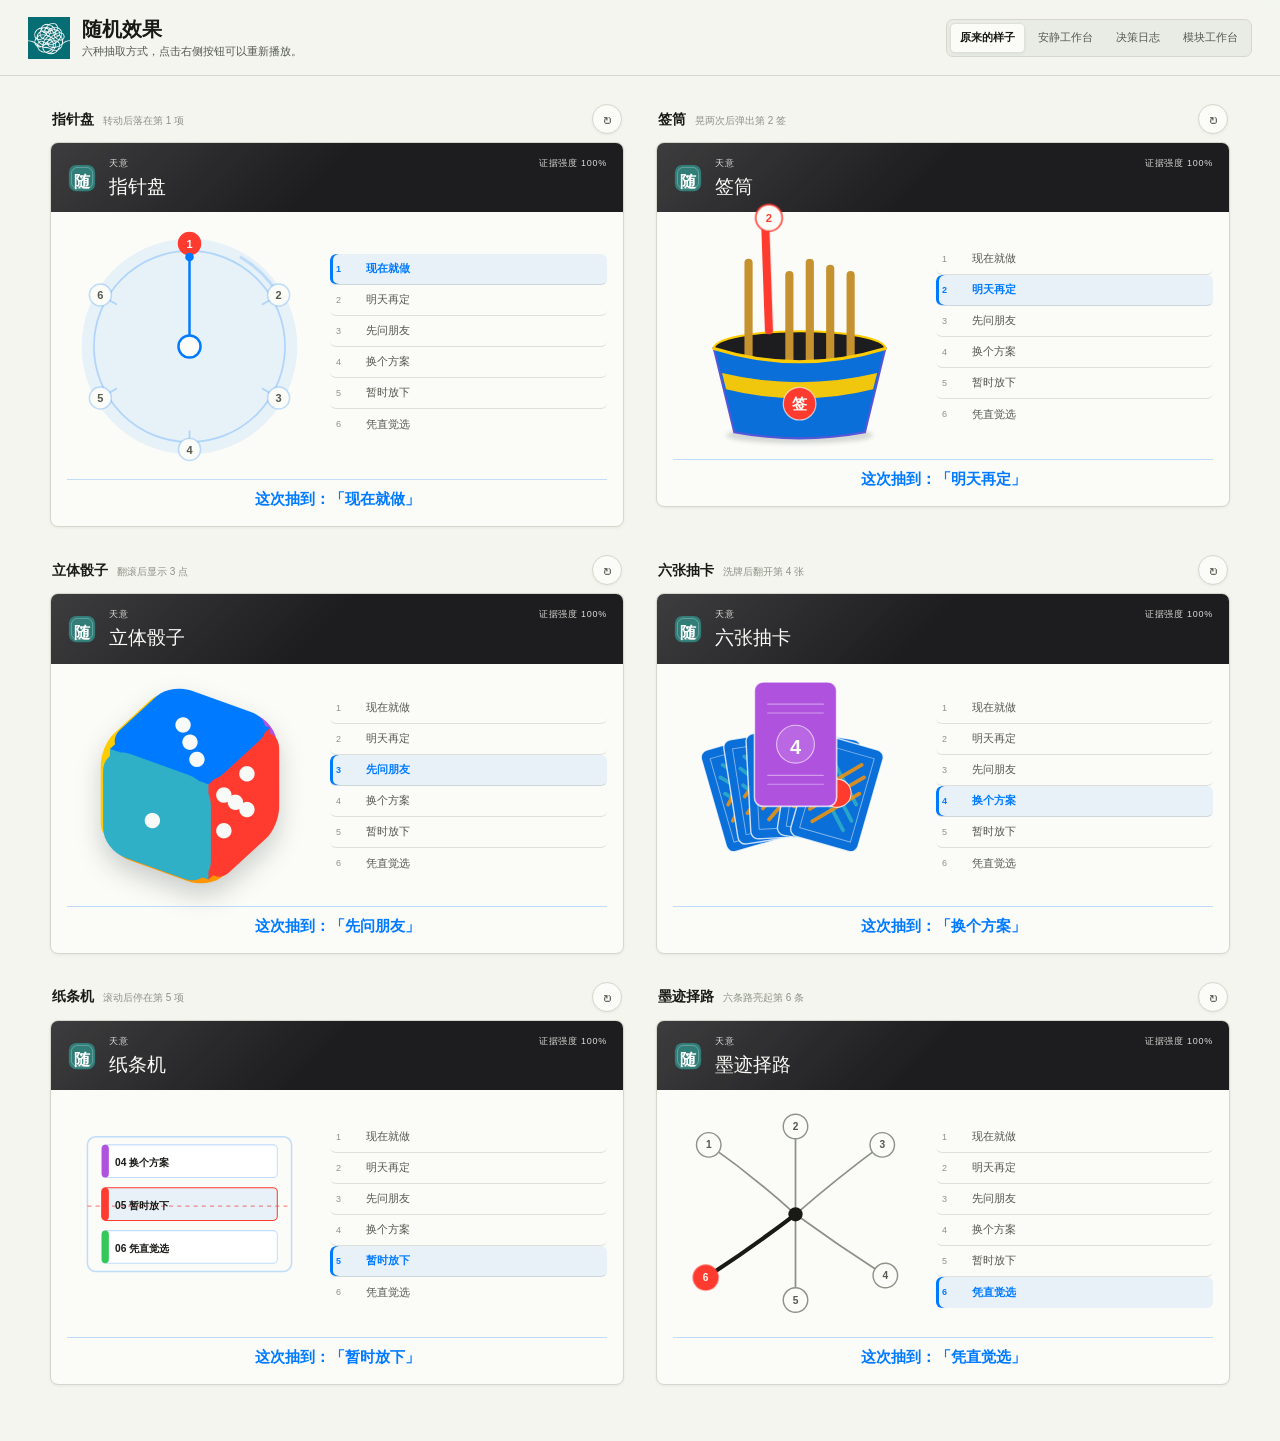
<file: skills/choice-assistant/frontend/random-effects-preview.html>
<!DOCTYPE html>
<html lang="zh-CN" data-theme="light" data-skin="heritage">
<head>
<meta charset="UTF-8">
<meta name="viewport" content="width=device-width, initial-scale=1.0">
<meta name="theme-color" content="#f4f5ef">
<title>随机效果预览 · 别纠结</title>
<link rel="stylesheet" href="styles/main.css?v=7">
<link rel="stylesheet" href="styles/chat.css?v=17">
<link rel="stylesheet" href="styles/desktop.css?v=9">
<link rel="stylesheet" href="styles/skins.css?v=7">
<link rel="stylesheet" href="styles/random-preview.css?v=1">
</head>
<body class="random-preview-page">
<header class="preview-toolbar">
  <div class="preview-brand">
    <img src="assets/logo-nav.png" alt="别纠结">
    <div>
      <h1>随机效果</h1>
      <p>六种抽取方式，点击右侧按钮可以重新播放。</p>
    </div>
  </div>
  <div class="preview-skins" aria-label="界面样式">
    <button type="button" class="preview-skin is-active" data-skin="heritage">原来的样子</button>
    <button type="button" class="preview-skin" data-skin="workbench">安静工作台</button>
    <button type="button" class="preview-skin" data-skin="journal">决策日志</button>
    <button type="button" class="preview-skin" data-skin="console">模块工作台</button>
  </div>
</header>

<main class="preview-grid" id="previewGrid"></main>

<script src="vendor/zdog.dist.min.js?v=1.1.3"></script>
<script src="scripts/i18n.js?v=7"></script>
<script src="scripts/api.js?v=7"></script>
<script src="scripts/brief.js?v=16"></script>
<script src="scripts/random-preview.js?v=1"></script>
</body>
</html>
</file>
<file: skills/choice-assistant/frontend/styles/main.css>
/* ============================================================
   别纠结 · Skill 前端 — 主样式
   设计语言：低饱和多色体系（纸张 + 墨色 + 模式色）
   设备框：iPhone 15 Pro 钛金属 + Dynamic Island
   ============================================================ */

* { margin: 0; padding: 0; box-sizing: border-box; -webkit-tap-highlight-color: transparent; }

button {
  background: none;
  border: none;
  font: inherit;
  color: inherit;
  cursor: pointer;
  touch-action: manipulation;
}

.sr-only {
  position: absolute;
  width: 1px; height: 1px;
  padding: 0; margin: -1px;
  overflow: hidden;
  clip: rect(0,0,0,0);
  white-space: nowrap;
  border: 0;
}

/* ============ 设计 Token ============ */
:root {
  /* 纸张 / 墨色 */
  --paper: #f4f5ef;
  --paper-2: #e9ece5;
  --ink: #191a16;
  --ink-soft: #54584f;
  --ink-faint: #8d9287;
  --line: rgba(25, 26, 22, 0.12);
  --line-strong: rgba(25, 26, 22, 0.22);
  --white: #fbfbf7;
  --black: #11120f;

  /* 6 模式色（低饱和但有辨识度） */
  --aqua: #317d78;      /* 自动判断 auto */
  --lapis: #365385;     /* 理性分析 rational */
  --brass: #9b7636;     /* 天意随机 random */
  --moss: #486a55;      /* 自然启示 nature */
  --plum: #69526f;      /* 对话引导 dialogue */
  --cinnabar: #b45a42;  /* 风水玄学 fengshui */
  --brand-seal: #4a5e53; /* 品牌章色：沉稳灰绿 */

  /* 模式别名映射 */
  --rational: var(--lapis);
  --random: var(--random-head);
  --nature: var(--moss);
  --dialogue: var(--plum);
  --auto: var(--aqua);
  --fengshui: var(--cinnabar);

  /* 表面 / 文字 */
  --bg: var(--paper);
  --surface: var(--white);
  --surface-secondary: var(--paper-2);
  --text-primary: var(--ink);
  --text-secondary: var(--ink-soft);
  --text-tertiary: var(--ink-faint);
  --separator: var(--line);

  /* 阴影：柔和而非炫技 */
  --shadow-sm: 0 1px 3px rgba(25,26,22,0.06);
  --shadow-md: 0 4px 12px rgba(25,26,22,0.08);
  --shadow-lg: 0 18px 34px rgba(25,26,22,0.07);
  --shadow-xl: 0 26px 70px rgba(18,20,16,0.22);

  /* 动效曲线 */
  --ease-ios: cubic-bezier(.2, .8, .2, 1);
  --ease-ios-decel: cubic-bezier(.4, 0, .2, 1);
  --ease-spring: cubic-bezier(.34, 1.2, .64, 1);

  /* 安全区 / 键盘避让 */
  --safe-top: env(safe-area-inset-top, 0px);
  --safe-bottom: env(safe-area-inset-bottom, 0px);
  --kb-height: 0px;

  /* 字体：标题宋体衬线，正文无衬线 */
  --font-display: "Songti SC", "Noto Serif SC", "STSong", serif;
  --font-text: "PingFang SC", "Microsoft YaHei", "Noto Sans SC", sans-serif;

  /* z-index 层次 */
  --z-content: 1;
  --z-tab: 100;
  --z-detail: 150;
  --z-island: 300;
  --z-sheet: 500;
  --z-modal: 600;
  --z-toast: 999;

  /* === 桌面端新增（v0.8.0） === */
  --side-w: 220px;
  --side-w-narrow: 180px;
  --topbar-h: 36px;
  --paper-deep: #eceae0;
  --paper-deeper: #e4e1d4;
  --border-soft: #d8d6cc;
}

[data-theme="dark"] {
  --paper: #1a1b17;
  --paper-2: #22231e;
  --ink: #e8e6df;
  --ink-soft: #a8a69e;
  --ink-faint: #6b6a63;
  --line: rgba(232, 230, 223, 0.12);
  --line-strong: rgba(232, 230, 223, 0.22);
  --white: #22231e;
  --black: #090a08;
  --bg: var(--paper);
  --surface: var(--white);
  --surface-secondary: var(--paper-2);
  --text-primary: var(--ink);
  --text-secondary: var(--ink-soft);
  --text-tertiary: var(--ink-faint);
  --separator: var(--line);
  --shadow-sm: 0 1px 3px rgba(0,0,0,0.2);
  --shadow-md: 0 4px 12px rgba(0,0,0,0.25);
  --shadow-lg: 0 18px 34px rgba(0,0,0,0.3);
  --shadow-xl: 0 26px 70px rgba(0,0,0,0.48);
  /* === 桌面端深色 token（v0.8.0） === */
  --paper-deep: #22231e;
  --paper-deeper: #282924;
  --border-soft: rgba(232, 230, 223, 0.14);
}

/* ============ 页面基底 ============ */
html, body {
  width: 100%;
  min-height: 100vh;
  background: var(--paper);
  font-family: var(--font-text);
  display: flex;
  align-items: center;
  justify-content: center;
  padding: 24px;
  color: var(--text-primary);
  -webkit-font-smoothing: antialiased;
  -moz-osx-font-smoothing: grayscale;
}
[data-theme="dark"] body { background: var(--paper); }

/* ============ iPhone 15 Pro 设备框 ============ */
.ios-wrapper {
  display: inline-block;
  padding: 14px;
  /* 钛金属边框：6 色标渐变模拟真实钛金属光泽（偏暖灰） */
  background: linear-gradient(135deg, #5a5a5c 0%, #3a3a3c 20%, #2a2a2c 45%, #1c1c1e 55%, #3a3a3c 75%, #4a4a4c 100%);
  border-radius: 68px;
  box-shadow:
    0 0 0 2px #3a3a3c,
    0 0 0 4px #1c1c1e,
    0 30px 80px rgba(0,0,0,0.4),
    0 10px 30px rgba(0,0,0,0.2);
  position: relative;
}
/* 侧边按钮：左侧 Action Button + 音量上下 */
.ios-wrapper::before {
  content: '';
  position: absolute;
  left: -2px; top: 110px;
  width: 3px; height: 22px;
  background: #1c1c1e;
  border-radius: 2px 0 0 2px;
  box-shadow:
    0 38px 0 #1c1c1e,
    0 38px 0 0 transparent,
    0 78px 0 #1c1c1e;
}
/* 右侧电源键 */
.ios-wrapper::after {
  content: '';
  position: absolute;
  right: -2px; top: 170px;
  width: 3px; height: 60px;
  background: #1c1c1e;
  border-radius: 0 2px 2px 0;
}

.ios-screen {
  position: relative;
  border-radius: 55px;
  overflow: hidden;
  background: var(--bg);
  width: 393px;
  height: 852px;
}

/* 状态栏 */
.ios-status-bar {
  position: absolute;
  top: 0; left: 0; right: 0;
  height: 59px;
  display: flex;
  align-items: center;
  justify-content: space-between;
  padding: 18px 30px 0;
  font-size: 17px;
  font-weight: 600;
  letter-spacing: -0.2px;
  font-family: var(--font-display);
  z-index: 200;
  pointer-events: none;
  color: var(--text-primary);
}
.ios-status-bar .time { font-variant-numeric: tabular-nums; }
.ios-status-bar .icons { display: flex; align-items: center; gap: 6px; }
.ios-status-bar svg { display: block; }

/* Dynamic Island */
.ios-dynamic-island {
  position: absolute;
  top: 27px;
  left: 50%;
  transform: translateX(-50%);
  width: 125px;
  height: 37px;
  background: #000;
  border-radius: 9999px;
  z-index: 300;
}
/* 右侧 Face ID 传感器 */
.ios-dynamic-island::before {
  content: '';
  position: absolute;
  right: 14px; top: 50%;
  transform: translateY(-50%);
  width: 10px; height: 10px;
  background: radial-gradient(circle, #1a1a2e 0%, #000 70%);
  border-radius: 50%;
  box-shadow: inset 0 0 2px rgba(100,100,150,0.3);
}
/* 左侧摄像头 */
.ios-dynamic-island::after {
  content: '';
  position: absolute;
  left: 18px; top: 50%;
  transform: translateY(-50%);
  width: 7px; height: 7px;
  background: radial-gradient(circle, #0a0a1a 0%, #000 70%);
  border-radius: 50%;
}

.ios-content {
  position: absolute;
  top: 59px;
  left: 0; right: 0; bottom: 0;
  overflow: hidden;
}

.ios-home-indicator {
  position: absolute;
  bottom: 5px;
  left: 50%;
  transform: translateX(-50%);
  width: 134px;
  height: 5px;
  background: var(--ink);
  border-radius: 9999px;
  opacity: 0.85;
  z-index: 400;
  pointer-events: none;
}

/* ============ 页面容器 ============ */
.page {
  position: absolute;
  inset: 0;
  display: none;
  flex-direction: column;
  overflow: hidden;
}
.page.active {
  display: flex;
  animation: pageIn 0.32s var(--ease-ios-decel);
}
@keyframes pageIn {
  from { opacity: 0; transform: translateY(6px); }
  to { opacity: 1; transform: translateY(0); }
}

/* 内页标题（档案 / 统计 / 设置） */
.archive-title,
.stats-title,
.settings-title {
  font-family: var(--font-display);
  font-size: 32px;
  line-height: 1.1;
  margin-bottom: 16px;
  padding: 12px 12px 0;
  font-weight: 600;
  color: var(--text-primary);
  flex-shrink: 0;
}

/* ============ Tab Bar ============ */
.tab-bar {
  height: calc(55px + var(--safe-bottom));
  padding-bottom: calc(4px + var(--safe-bottom));
  display: flex;
  align-items: flex-end;
  background: linear-gradient(180deg, transparent, var(--paper) 28%);
  position: absolute;
  bottom: 0;
  left: 0;
  right: 0;
  z-index: var(--z-modal);
}
.tab-item {
  flex: 1;
  display: flex;
  flex-direction: column;
  align-items: center;
  justify-content: center;
  gap: 2px;
  height: 44px;            /* 触摸目标 ≥ 44pt */
  margin: 0 5px;
  color: var(--ink-faint);
  border-radius: 21px;
  transition: background 0.25s var(--ease-ios), color 0.25s var(--ease-ios);
  user-select: none;
}
.tab-item:active { background: rgba(25,26,22,0.05); }
[data-theme="dark"] .tab-item:active { background: rgba(255,255,255,0.08); }
.tab-item.active {
  background: var(--ink);
  color: var(--white);
  box-shadow: var(--shadow-sm);
}
.tab-item .tab-icon { width: 20px; height: 20px; }
.tab-item .tab-label { font-size: 10px; font-weight: 500; }

/* ============ 通用：Toast ============ */
.toast {
  position: absolute;
  left: 50%;
  bottom: calc(80px + var(--safe-bottom));
  transform: translate(-50%, 12px);
  background: var(--ink);
  color: var(--white);
  padding: 10px 16px;
  border-radius: 14px;
  font-size: 13px;
  font-weight: 500;
  box-shadow: var(--shadow-xl);
  opacity: 0;
  pointer-events: none;
  z-index: var(--z-toast);
  transition: opacity 0.25s var(--ease-ios), transform 0.25s var(--ease-ios);
  max-width: 80%;
  text-align: center;
}
.toast.show {
  opacity: 1;
  transform: translate(-50%, 0);
}

/* ============ 通用：Modal ============ */
.modal-overlay {
  position: absolute;
  inset: 0;
  background: rgba(25,26,22,0.42);
  display: flex;
  align-items: flex-end;
  justify-content: center;
  z-index: var(--z-modal);
  opacity: 0;
  pointer-events: none;
  transition: opacity 0.25s var(--ease-ios);
}
.modal-overlay.show {
  opacity: 1;
  pointer-events: auto;
}
.modal {
  width: 100%;
  max-height: 86%;
  background: var(--surface);
  border-radius: 28px 28px 0 0;
  padding: 16px 16px calc(20px + var(--safe-bottom));
  overflow-y: auto;
  overscroll-behavior: contain;
  transform: translateY(100%);
  transition: transform 0.34s var(--ease-ios);
  box-shadow: var(--shadow-xl);
}
.modal-overlay.show .modal { transform: translateY(0); }
.modal-title {
  font-family: var(--font-display);
  font-size: 20px;
  font-weight: 600;
  margin-bottom: 14px;
  text-align: center;
}
.modal-grip {
  width: 36px; height: 5px;
  border-radius: 999px;
  background: var(--line-strong);
  margin: 0 auto 12px;
}

/* ============ 通用：表单行 / 按钮 / Toggle ============ */
.field {
  margin-bottom: 14px;
}
.field label {
  display: block;
  font-size: 12px;
  font-weight: 600;
  color: var(--text-secondary);
  margin-bottom: 6px;
  letter-spacing: 0.02em;
}
.field input,
.field select,
.field textarea {
  width: 100%;
  padding: 12px 14px;
  border-radius: 14px;
  border: 1px solid var(--line);
  background: var(--surface);
  color: var(--text-primary);
  font-size: 15px;
  font-family: inherit;
  transition: border-color 0.18s var(--ease-ios), box-shadow 0.18s var(--ease-ios);
}
.field input:focus,
.field select:focus,
.field textarea:focus {
  outline: 0;
  border-color: var(--lapis);
  box-shadow: 0 0 0 3px rgba(54,83,133,0.14);
}
.field input::placeholder { color: var(--ink-faint); }

.btn {
  display: inline-flex;
  align-items: center;
  justify-content: center;
  gap: 6px;
  min-height: 44px;
  padding: 0 18px;
  border-radius: 14px;
  font-size: 15px;
  font-weight: 600;
  background: var(--ink);
  color: var(--white);
  transition: transform 0.12s var(--ease-ios), opacity 0.18s var(--ease-ios), background 0.18s var(--ease-ios);
}
.btn:active { transform: scale(0.96); }
.btn:disabled { opacity: 0.45; cursor: not-allowed; }
.btn-block { width: 100%; }
.btn-ghost {
  background: transparent;
  color: var(--text-primary);
  border: 1px solid var(--line);
}
.btn-danger { background: var(--cinnabar); }

.toggle {
  width: 46px;
  height: 28px;
  border-radius: 999px;
  background: var(--line-strong);
  position: relative;
  transition: background 0.25s var(--ease-ios);
  flex-shrink: 0;
}
.toggle::after {
  content: '';
  position: absolute;
  top: 2px; left: 2px;
  width: 24px; height: 24px;
  border-radius: 50%;
  background: var(--white);
  box-shadow: var(--shadow-sm);
  transition: transform 0.25s var(--ease-ios);
}
.toggle[aria-checked="true"] { background: var(--moss); }
.toggle[aria-checked="true"]::after { transform: translateX(18px); }

/* 加载态 */
.spinner {
  width: 18px; height: 18px;
  border: 2px solid rgba(255,255,255,0.35);
  border-top-color: #fff;
  border-radius: 50%;
  animation: spin 0.7s linear infinite;
}
@keyframes spin { to { transform: rotate(360deg); } }

.loading-dots {
  display: inline-flex;
  gap: 4px;
  align-items: center;
}
.loading-dots span {
  width: 6px; height: 6px;
  border-radius: 50%;
  background: currentColor;
  opacity: 0.4;
  animation: dotPulse 1.2s infinite;
}
.loading-dots span:nth-child(2) { animation-delay: 0.18s; }
.loading-dots span:nth-child(3) { animation-delay: 0.36s; }
@keyframes dotPulse {
  0%, 60%, 100% { opacity: 0.3; transform: scale(0.8); }
  30% { opacity: 1; transform: scale(1); }
}

/* 尊重用户减少动画的偏好 */
@media (prefers-reduced-motion: reduce) {
  *, *::before, *::after {
    animation: none !important;
    animation-iteration-count: 1 !important;
    transition: none !important;
    scroll-behavior: auto !important;
  }
}
</file>
<file: skills/choice-assistant/frontend/styles/chat.css>
/* ============================================================
   首页（聊天）样式
   含：顶栏 / decision-hero / 模式选择器 / 聊天区
       决策简报卡 / 信心环 / 6 模式结果卡 / 输入区
   ============================================================ */

/* ============ 顶栏 ============ */
.topbar {
  display: flex;
  align-items: center;
  justify-content: space-between;
  padding: 6px 14px 8px;
  flex-shrink: 0;
}
.brand {
  display: flex;
  align-items: center;
  gap: 10px;
}
.logo-icon {
  width: 38px;
  height: 38px;
  border-radius: 14px;
  background: var(--brand-seal);
  display: grid;
  place-items: center;
  padding: 6px;
  transition: transform 0.18s var(--ease-ios);
}
.logo-icon svg {
  width: 100%;
  height: 100%;
  display: block;
}
.logo-icon:active { transform: scale(0.94); }
.brand-name {
  font-family: var(--font-display);
  font-size: 18px;
  font-weight: 700;
  line-height: 1.1;
}
.brand-sub {
  font-size: 10px;
  color: var(--ink-faint);
  margin-top: 2px;
}
.quiet-action {
  width: 38px;
  height: 38px;
  border-radius: 14px;
  display: grid;
  place-items: center;
  color: var(--ink-soft);
  background: rgba(25,26,22,0.05);
  transition: transform 0.18s var(--ease-ios), background 0.18s var(--ease-ios);
}
.quiet-action:active { transform: scale(0.94); background: rgba(25,26,22,0.1); }

/* ============ decision-hero 大卡片 ============ */
.chat-scroll {
  flex: 1;
  overflow-y: auto;
  overflow-x: hidden;
  -webkit-overflow-scrolling: touch;
  overscroll-behavior: contain;
  padding: 4px 0 calc(8px + 96px + var(--safe-bottom));
}
.chat-scroll::-webkit-scrollbar { width: 3px; }
.chat-scroll::-webkit-scrollbar-thumb { background: rgba(0,0,0,0.12); border-radius: 3px; }

.decision-hero {
  border: 1px solid var(--line);
  background: rgba(251,251,247,.78);
  border-radius: 20px;
  padding: 12px;
  margin: 4px 10px 10px;
  box-shadow: 0 12px 24px rgba(25,26,22,.07);
  flex-shrink: 0;
}
[data-theme="dark"] .decision-hero { background: rgba(34,35,30,0.5); }

.hero-label {
  display: flex;
  align-items: center;
  justify-content: space-between;
  color: var(--ink-faint);
  font-size: 9px;
  letter-spacing: .1em;
}
.signal {
  height: 6px;
  width: 50px;
  border-radius: 999px;
  overflow: hidden;
  background: rgba(25,26,22,.09);
}
.signal span {
  display: block;
  width: 64%;
  height: 100%;
  border-radius: inherit;
  background: linear-gradient(90deg, var(--moss), var(--lapis));
}
.hero-title {
  margin-top: 10px;
  font-family: var(--font-display);
  font-size: 24px;
  line-height: 1.08;
  letter-spacing: 0;
  text-wrap: balance;
}
.hero-copy {
  margin-top: 8px;
  color: var(--ink-soft);
  font-size: 10px;
  line-height: 1.55;
}

/* ============ 模式选择器（嵌于 hero 内） ============ */
.mode-grid {
  margin-top: 10px;
  display: grid;
  grid-template-columns: repeat(3, 1fr);
  gap: 6px;
}
.mode-card {
  display: flex;
  flex-direction: column;
  align-items: flex-start;
  gap: 6px;
  min-height: 48px;
  border-radius: 18px;
  padding: 9px 9px;
  text-align: left;
  background: rgba(255,255,255,.43);
  border: 1px solid var(--line);
  transition: transform 0.18s var(--ease-ios), border-color 0.18s var(--ease-ios), background 0.18s var(--ease-ios), color 0.18s var(--ease-ios);
  cursor: pointer;
  user-select: none;
  -webkit-user-select: none;
}
[data-theme="dark"] .mode-card { background: rgba(34,35,30,0.5); }
.mode-card:active { transform: scale(0.97); }
.mode-card.active {
  background: var(--ink);
  border-color: var(--ink);
  color: var(--white);
}
[data-theme="dark"] .mode-card.active {
  background: var(--ink);
  border-color: var(--ink);
  color: var(--black);
}
.mode-card .mode-seal {
  width: 22px;
  height: 22px;
  display: block;
}
.mode-card .mode-name {
  font-size: 11px;
  color: currentColor;
  opacity: 0.78;
  line-height: 1.2;
}
.mode-card.active .mode-name { opacity: 0.9; }

/* ============ 聊天消息区 ============ */
.chat-container {
  padding: 0 12px;
  display: flex;
  flex-direction: column;
  gap: 10px;
}
.message {
  display: flex;
  flex-direction: column;
  animation: msgSlideIn 0.4s var(--ease-ios-decel);
}
.message.user { align-items: flex-end; }
.message.ai { align-items: stretch; }
@keyframes msgSlideIn {
  from { opacity: 0; transform: translateY(8px); }
  to { opacity: 1; transform: translateY(0); }
}
.bubble {
  width: fit-content;
  max-width: 88%;
  border-radius: 16px;
  padding: 8px 10px;
  font-size: 11px;
  line-height: 1.55;
}
.bubble.user {
  color: var(--white);
  background: var(--ink);
  border-bottom-right-radius: 6px;
}
.bubble-image {
  display: block;
  max-width: 220px;
  max-height: 220px;
  border-radius: 12px;
  margin-bottom: 4px;
}
.bubble-text {
  white-space: pre-wrap;
  word-break: break-word;
}
.bubble-image:last-child { margin-bottom: 0; }

/* 自动模式识别提示条 */
.auto-hint {
  display: flex;
  align-items: center;
  gap: 6px;
  margin: 0 12px 4px;
  padding: 6px 10px;
  border-radius: 12px;
  background: rgba(49,125,120,0.1);
  color: var(--aqua);
  font-size: 10px;
  font-weight: 600;
  border: 1px solid rgba(49,125,120,0.2);
}
.auto-hint svg { width: 12px; height: 12px; flex-shrink: 0; }

/* ============ 决策简报卡（核心视觉） ============ */
.brief {
  border: 1px solid var(--line);
  border-radius: 28px;
  overflow: hidden;
  background: var(--white);
  box-shadow: var(--shadow-lg);
  margin-bottom: 4px;
  max-width: 100%;
}
.brief-head {
  padding: 14px 16px;
  color: var(--white);
  background: linear-gradient(135deg, rgba(255,255,255,0.14), transparent 48%), var(--aqua);
  display: flex;
  align-items: center;
  gap: 12px;
}
.brief-head[data-tone="rational"] { background: linear-gradient(135deg, rgba(255,255,255,0.14), transparent 48%), var(--lapis); }
.brief-head[data-tone="random"]   { background: linear-gradient(135deg, rgba(255,255,255,0.14), transparent 48%), var(--random-head); }
.brief-head[data-tone="nature"]   { background: linear-gradient(135deg, rgba(255,255,255,0.14), transparent 48%), var(--moss); }
.brief-head[data-tone="dialogue"] { background: linear-gradient(135deg, rgba(255,255,255,0.14), transparent 48%), var(--plum); }
.brief-head[data-tone="fengshui"] { background: linear-gradient(135deg, rgba(255,255,255,0.14), transparent 48%), var(--cinnabar); }
.brief-head[data-tone="auto"]     { background: linear-gradient(135deg, rgba(255,255,255,0.14), transparent 48%), var(--aqua); }

.brief-head .head-seal {
  width: 30px; height: 30px;
  flex-shrink: 0;
}
.brief-head-meta { flex: 1; min-width: 0; }
.brief-type {
  display: flex;
  align-items: center;
  justify-content: space-between;
  font-size: 9px;
  letter-spacing: 0.08em;
  opacity: 0.85;
}
.brief-title {
  margin-top: 6px;
  font-family: var(--font-display);
  font-size: 19px;
  line-height: 1.18;
  text-wrap: balance;
}

.brief-body { padding: 12px 14px 14px; }

/* 当前判断 + 信心环 */
.verdict {
  display: grid;
  grid-template-columns: 1fr auto;
  gap: 10px;
  align-items: center;
  padding-bottom: 10px;
  border-bottom: 1px solid var(--line);
}
.verdict-label {
  color: var(--ink-faint);
  font-size: 9px;
  letter-spacing: 0.08em;
}
.verdict-main {
  margin-top: 3px;
  font-size: 13px;
  font-weight: 700;
  line-height: 1.35;
  color: var(--text-primary);
}

/* 信心环：conic-gradient 按百分比动态渲染 */
.confidence {
  width: 50px; height: 50px;
  border-radius: 50%;
  display: grid;
  place-items: center;
  color: var(--ink);
  /* JS 按 percent 设置：conic-gradient(var(--ink) 0 Ndeg, rgba(25,26,22,0.12) Ndeg 360deg) */
  position: relative;
}
.confidence::after {
  content: "";
  position: absolute;
  inset: 5px;
  border-radius: inherit;
  background: var(--white);
}
.confidence span {
  position: relative;
  z-index: 1;
  font-size: 10px;
  font-weight: 800;
  font-variant-numeric: tabular-nums;
}

/* 保留 / 放下 双栏 */
.brief-columns {
  display: grid;
  grid-template-columns: 1fr 1fr;
  gap: 10px;
  margin-top: 10px;
}
.brief-columns.is-single { grid-template-columns: 1fr; }
.mini-section h3 {
  color: var(--ink-faint);
  font-size: 9px;
  font-weight: 600;
  letter-spacing: 0.08em;
}
.mini-section p {
  margin-top: 5px;
  color: var(--ink-soft);
  font-size: 11px;
  line-height: 1.55;
}

/* 下一步 */
.next-step {
  margin-top: 10px;
  padding: 10px 12px;
  border-radius: 14px;
  background: var(--paper-2);
  color: var(--ink-soft);
  font-size: 11px;
  line-height: 1.55;
}
.next-step strong {
  color: var(--text-primary);
  font-weight: 600;
}

/* 八字信息条（风水模式） */
.brief-bazi {
  padding: 8px 14px;
  font-size: 11px;
  color: var(--ink-faint);
  background: var(--paper-2);
  border-bottom: 1px solid var(--line);
}
.bazi-audit {
  padding: 7px 14px 8px;
  font-size: 10px;
  line-height: 1.5;
  color: var(--ink-faint);
  background: var(--paper-2);
  border-bottom: 1px solid var(--line);
}

/* ============ 理性模式：利弊清单 ============ */
.rational-detail {
  margin-top: 10px;
  border-top: 1px solid var(--line);
  padding-top: 10px;
  display: grid;
  grid-template-columns: 1fr 1fr;
  gap: 10px;
}
.pros-col, .cons-col {
  background: var(--paper-2);
  border-radius: 12px;
  padding: 8px 10px;
}
.pros-col h4, .cons-col h4 {
  font-size: 10px;
  font-weight: 700;
  margin-bottom: 5px;
  letter-spacing: 0.04em;
}
.pros-col h4 { color: var(--moss); }
.cons-col h4 { color: var(--cinnabar); }
.pros-col li, .cons-col li {
  font-size: 10px;
  line-height: 1.5;
  color: var(--ink-soft);
  list-style: none;
  padding-left: 10px;
  position: relative;
  margin-bottom: 2px;
}
.pros-col li::before { content: "+"; position: absolute; left: 0; color: var(--moss); font-weight: 700; }
.cons-col li::before { content: "−"; position: absolute; left: 0; color: var(--cinnabar); font-weight: 700; }
.score-line {
  grid-column: 1 / -1;
  font-size: 10px;
  color: var(--ink-faint);
  text-align: center;
  padding: 4px 0;
}

/* ============ 随机模式：多种抽取形式 ============ */
.random-draw {
  width: min(100%, 470px);
  margin: 14px auto 2px;
}
.random-draw-stage {
  display: grid;
  grid-template-columns: minmax(180px, 225px) minmax(130px, 1fr);
  align-items: center;
  gap: 18px;
}
.random-visual-wrap {
  min-width: 0;
  min-height: 220px;
  display: grid;
  place-items: center;
}
.random-form-svg {
  width: 100%;
  height: auto;
  display: block;
  overflow: visible;
}

/* 指针抽签盘 */
.random-draw-wash { fill: var(--random-wash); }
.random-draw-track,
.random-draw-sweep {
  fill: none;
  transform-box: view-box;
  transform-origin: 100px 100px;
}
.random-draw-track {
  stroke: var(--random-line);
  stroke-width: 1.4;
}
.random-draw-sweep {
  stroke: var(--random-ink);
  stroke-width: 2.2;
  stroke-linecap: round;
  stroke-dasharray: 42 486;
  opacity: 0.32;
}
.random-form-svg.is-drawing .random-draw-sweep {
  animation: random-draw-sweep 1.35s var(--ease-ios-decel) both;
}
.random-draw-tick {
  stroke: var(--random-line);
  stroke-width: 1.4;
  stroke-linecap: round;
}
.random-draw-node {
  fill: var(--surface);
  stroke: var(--random-line);
  stroke-width: 1.2;
}
.random-draw-node.is-picked {
  fill: var(--random-pop);
  stroke: var(--random-pop);
}
.random-draw-number {
  fill: var(--ink-soft);
  font-family: var(--font-text);
  font-size: 9px;
  font-weight: 700;
}
.random-draw-number.is-picked { fill: var(--white); }
.random-draw-needle {
  transform: rotate(-24deg);
  transform-box: view-box;
  transform-origin: 100px 100px;
  transition: transform 1.45s cubic-bezier(.18,.82,.18,1);
}
.random-form-svg.is-drawing .random-draw-needle {
  transform: rotate(calc(1080deg + var(--draw-angle)));
}
.random-draw-needle-line {
  stroke: var(--random-ink);
  stroke-width: 2;
  stroke-linecap: round;
}
.random-draw-needle-tip { fill: var(--random-ink); }
.random-draw-center {
  fill: var(--surface);
  stroke: var(--random-ink);
  stroke-width: 2;
}

/* 签筒：晃两次，再弹出一根签 */
.random-stick {
  stroke: var(--random-bamboo);
  stroke-width: 8;
  stroke-linecap: round;
  transform-box: fill-box;
  transform-origin: center bottom;
}
.random-stick.is-picked { stroke: var(--random-pop); }
.random-stick-shadow {
  fill: rgba(15, 34, 28, .16);
  filter: blur(2px);
}
.random-stick-mark {
  fill: var(--surface);
  stroke: var(--random-pop);
  stroke-width: 1.5;
  transform-box: fill-box;
  transform-origin: center;
}
.random-stick-number {
  fill: var(--random-pop);
  font-family: var(--font-text);
  font-size: 11px;
  font-weight: 800;
  transform-box: fill-box;
  transform-origin: center;
}
.random-stick-cup {
  fill: var(--random-vessel);
  stroke: var(--random-alt);
  stroke-width: 2;
}
.random-stick-rim-back {
  fill: var(--random-head);
  stroke: var(--random-gold);
  stroke-width: 2;
}
.random-stick-rim-front {
  fill: none;
  stroke: var(--random-gold);
  stroke-width: 3;
  stroke-linecap: round;
}
.random-stick-cup-band { fill: var(--random-gold); opacity: .94; }
.random-stick-cup-seal {
  fill: var(--random-pop);
  stroke: rgba(255,255,255,.66);
  stroke-width: 1.2;
}
.random-stick-cup-char {
  fill: var(--white);
  font-family: var(--font-display);
  font-size: 15px;
  font-weight: 800;
}
.random-form-svg.is-drawing .random-stick {
  animation: random-stick-shake .46s ease-in-out 2;
}
.random-form-svg.is-drawing .random-stick.is-picked {
  animation: random-stick-shake .46s ease-in-out 2,
             random-stick-win 1.05s .92s cubic-bezier(.2,.82,.2,1) forwards;
}
.random-form-svg.is-drawing .random-stick-mark,
.random-form-svg.is-drawing .random-stick-number {
  animation: random-stick-mark-win 1.05s .92s cubic-bezier(.2,.82,.2,1) both;
}

/* 骰子：Zdog 伪 3D，结果面由脚本固定到 1-6 */
.random-dice-canvas-stage {
  position: relative;
  width: min(100%, 220px);
  aspect-ratio: 1;
  isolation: isolate;
}
.random-dice-canvas {
  position: relative;
  z-index: 1;
  width: 100%;
  height: 100%;
  display: block;
  filter: drop-shadow(0 12px 12px rgba(15, 34, 28, .2));
  transform-origin: center 78%;
}
.random-dice-shadow {
  position: absolute;
  z-index: 0;
  left: 50%;
  bottom: 25px;
  width: 92px;
  height: 17px;
  border-radius: 50%;
  background: radial-gradient(ellipse, rgba(15, 34, 28, .27), rgba(15, 34, 28, 0) 72%);
  filter: blur(1.5px);
  transform: translateX(-50%);
  transform-origin: center;
}
.random-dice-canvas-stage.is-drawing .random-dice-canvas {
  animation: random-zdog-die-hop 1.5s cubic-bezier(.2,.78,.2,1) both;
}
.random-dice-canvas-stage.is-drawing .random-dice-shadow {
  animation: random-zdog-die-shadow 1.5s ease-out both;
}

/* 洗牌翻签 */
.random-card-form {
  transform: translate(var(--card-x), var(--card-y)) rotate(var(--card-angle));
  transform-box: fill-box;
  transform-origin: center;
}
.random-card--1 { --random-card-color: var(--random-card-1); }
.random-card--2 { --random-card-color: var(--random-card-2); }
.random-card--3 { --random-card-color: var(--random-card-3); }
.random-card--4 { --random-card-color: var(--random-card-4); }
.random-card--5 { --random-card-color: var(--random-card-5); }
.random-card--6 { --random-card-color: var(--random-card-6); }
.random-card-back-face {
  fill: var(--random-vessel);
  stroke: rgba(255,255,255,.78);
  stroke-width: 1.5;
}
.random-card-back-frame {
  fill: none;
  stroke: rgba(255,255,255,.48);
  stroke-width: 1;
}
.random-card-back-weave {
  fill: none;
  stroke-width: 4;
  stroke-linecap: round;
  opacity: .82;
}
.random-card-back-weave--a { stroke: var(--random-card-1); }
.random-card-back-weave--b { stroke: var(--random-card-5); }
.random-card-back-seal {
  fill: var(--random-pop);
  stroke: rgba(255,255,255,.78);
  stroke-width: 1.2;
}
.random-card-front { opacity: 0; }
.random-card-face {
  fill: var(--random-card-color);
  stroke: rgba(255,255,255,.72);
  stroke-width: 1.5;
}
.random-card-pattern {
  fill: none;
  stroke: rgba(255,255,255,.42);
  stroke-width: 1;
  stroke-linecap: round;
}
.random-card-seal {
  fill: rgba(255,255,255,.12);
  stroke: rgba(255,255,255,.62);
  stroke-width: 1;
}
.random-card-number {
  fill: var(--white);
  font-family: var(--font-text);
  font-size: 18px;
  font-weight: 800;
}
.random-form-svg.is-drawing .random-card-form:not(.is-picked) {
  animation: random-card-mix .34s ease-in-out 4 alternate;
}
.random-form-svg.is-drawing .random-card-form.is-picked {
  animation: random-card-reveal 1.65s cubic-bezier(.18,.82,.2,1) both;
}
.random-form-svg.is-drawing .random-card-form.is-picked .random-card-back {
  animation: random-card-back-hide 1ms 1.08s forwards;
}
.random-form-svg.is-drawing .random-card-form.is-picked .random-card-front {
  animation: random-card-front-show 1ms 1.08s forwards;
}

/* 纸条抽取 */
.random-ticket-window {
  fill: var(--surface);
  stroke: var(--random-line);
  stroke-width: 1.5;
}
.random-ticket-line {
  stroke: var(--random-pop);
  stroke-opacity: .58;
  stroke-width: 1;
  stroke-dasharray: 4 4;
}
.random-ticket--1 { --random-ticket-color: var(--random-card-1); }
.random-ticket--2 { --random-ticket-color: var(--random-card-2); }
.random-ticket--3 { --random-ticket-color: var(--random-card-3); }
.random-ticket--4 { --random-ticket-color: var(--random-card-4); }
.random-ticket--5 { --random-ticket-color: var(--random-card-5); }
.random-ticket--6 { --random-ticket-color: var(--random-card-6); }
.random-ticket {
  fill: var(--random-paper);
  stroke: var(--random-line);
  stroke-width: 1;
}
.random-ticket-accent { fill: var(--random-ticket-color); }
.random-ticket-row.is-picked .random-ticket {
  fill: var(--random-wash);
  stroke: var(--random-pop);
}
.random-ticket-row.is-picked .random-ticket-accent { fill: var(--random-pop); }
.random-ticket-text {
  fill: var(--ink);
  font-family: var(--font-text);
  font-size: 10px;
  font-weight: 700;
}
.random-ticket-strip { transform: translateY(var(--ticket-stop)); }
.random-form-svg.is-drawing .random-ticket-strip {
  animation: random-ticket-roll 1.4s cubic-bezier(.14,.78,.18,1) both;
}

/* 墨迹择路 */
.random-ink-branch {
  fill: none;
  stroke: var(--ink-faint);
  stroke-width: 1.7;
  stroke-linecap: round;
  stroke-dasharray: 1;
  stroke-dashoffset: 1;
}
.random-ink-branch.is-picked {
  stroke: var(--ink);
  stroke-width: 4;
}
.random-ink-center { fill: var(--ink); }
.random-ink-end {
  fill: var(--surface);
  stroke: var(--ink-faint);
  stroke-width: 1.4;
  transform-box: fill-box;
  transform-origin: center;
}
.random-ink-end.is-picked {
  fill: var(--random-pop);
  stroke: var(--random-pop);
}
.random-ink-number {
  fill: var(--ink-soft);
  font-family: var(--font-text);
  font-size: 10px;
  font-weight: 800;
}
.random-ink-number.is-picked { fill: var(--white); }
.random-form-svg.is-drawing .random-ink-branch {
  animation: random-ink-grow .9s ease-out forwards;
}
.random-form-svg.is-drawing .random-ink-branch.is-picked {
  animation-duration: 1.12s;
}
.random-form-svg.is-drawing .random-ink-end.is-picked {
  animation: random-ink-bloom .58s .78s cubic-bezier(.2,.8,.2,1) both;
}

.random-draw-options {
  display: grid;
  grid-template-columns: 1fr;
}
.random-draw-option {
  min-width: 0;
  display: grid;
  grid-template-columns: 22px minmax(0, 1fr);
  align-items: center;
  gap: 8px;
  min-height: 31px;
  padding: 0 6px;
  border-radius: 6px;
  border-bottom: 1px solid var(--line);
  color: var(--ink-soft);
  font-size: 11px;
}
.random-draw-option:last-child { border-bottom: 0; }
.random-draw-option.is-picked {
  color: var(--random-ink);
  font-weight: 700;
  background: var(--random-wash);
  box-shadow: inset 3px 0 0 var(--random-ink);
}
.random-draw-option-no {
  font-size: 9px;
  font-variant-numeric: tabular-nums;
  color: var(--ink-faint);
}
.random-draw-option.is-picked .random-draw-option-no { color: var(--random-ink); }
.random-draw-option-text {
  overflow: hidden;
  text-overflow: ellipsis;
  white-space: nowrap;
}
.random-draw-result {
  text-align: center;
  margin-top: 10px;
  padding-top: 10px;
  border-top: 1px solid var(--random-line);
  font-family: var(--font-display);
  font-size: 15px;
  font-weight: 700;
  color: var(--random-ink);
}

@keyframes random-draw-sweep {
  from { transform: rotate(-60deg); opacity: .08; }
  55% { opacity: .48; }
  to { transform: rotate(660deg); opacity: .2; }
}
@keyframes random-stick-shake {
  0%, 100% { transform: translateY(0) rotate(0); }
  35% { transform: translateY(-9px) rotate(-3deg); }
  70% { transform: translateY(5px) rotate(3deg); }
}
@keyframes random-stick-win {
  0% { transform: translateY(0); }
  28% { transform: translateY(8px); }
  100% { transform: translateY(-54px) rotate(-2deg); }
}
@keyframes random-stick-mark-win {
  0% { opacity: 0; transform: translateY(0) scale(.7); }
  28% { opacity: 1; transform: translateY(8px) scale(1); }
  100% { opacity: 1; transform: translateY(-54px) scale(1); }
}
@keyframes random-zdog-die-hop {
  0% { transform: translateY(-48px) scale(.82); }
  22% { transform: translateY(5px) scale(1.03); }
  43% { transform: translateY(-27px) scale(.92); }
  64% { transform: translateY(3px) scale(1.015); }
  79% { transform: translateY(-10px) scale(.98); }
  100% { transform: translateY(0) scale(1); }
}
@keyframes random-zdog-die-shadow {
  0% { transform: translateX(-50%) scaleX(.48); opacity: .08; }
  22% { transform: translateX(-50%) scaleX(1.18); opacity: .34; }
  43% { transform: translateX(-50%) scaleX(.64); opacity: .14; }
  64% { transform: translateX(-50%) scaleX(1.08); opacity: .3; }
  79% { transform: translateX(-50%) scaleX(.82); opacity: .2; }
  100% { transform: translateX(-50%) scaleX(1); opacity: .26; }
}
@keyframes random-card-mix {
  to { transform: translate(92px, 48px) rotate(0deg); }
}
@keyframes random-card-reveal {
  0% { transform: translate(var(--card-x), var(--card-y)) rotate(var(--card-angle)); }
  18% { transform: translate(92px, 49px) rotate(-7deg); }
  35% { transform: translate(89px, 47px) rotate(6deg); }
  52% { transform: translate(92px, 49px) rotate(0deg); }
  65% { transform: translate(93px, 30px) rotate(0deg) scaleX(.04) scaleY(1.04); }
  78% { transform: translate(93px, 20px) rotate(0deg) scaleX(1) scaleY(1.06); }
  100% { transform: translate(93px, 10px) rotate(0deg) scale(1.18); }
}
@keyframes random-card-back-hide { to { opacity: 0; } }
@keyframes random-card-front-show { to { opacity: 1; } }
@keyframes random-ticket-roll {
  0% { transform: translateY(-280px); }
  72% { transform: translateY(calc(var(--ticket-stop) + 16px)); }
  86% { transform: translateY(calc(var(--ticket-stop) - 8px)); }
  100% { transform: translateY(var(--ticket-stop)); }
}
@keyframes random-ink-grow { to { stroke-dashoffset: 0; } }
@keyframes random-ink-bloom {
  0% { opacity: 0; transform: scale(.2); }
  65% { opacity: 1; transform: scale(1.35); }
  100% { opacity: 1; transform: scale(1); }
}

@media (max-width: 560px) {
  .random-draw { width: 100%; }
  .random-draw-stage { grid-template-columns: 1fr; gap: 8px; }
  .random-visual-wrap { min-height: 195px; }
  .random-form-svg { width: min(100%, 220px); margin: 0 auto; }
  .random-draw-options { grid-template-columns: 1fr; }
}
@media (prefers-reduced-motion: reduce) {
  .random-form-svg.is-drawing * {
    animation-duration: .01ms !important;
    animation-delay: 0ms !important;
  }
  .random-form-svg.is-drawing .random-draw-needle {
    transform: rotate(var(--draw-angle));
    transition: none;
  }
  .random-dice-canvas-stage.is-drawing .random-dice-canvas,
  .random-dice-canvas-stage.is-drawing .random-dice-shadow {
    animation: none;
  }
}

/* ============ 自然模式：信号卡 ============ */
.nature-card {
  margin-top: 10px;
  border-top: 1px solid var(--line);
}
.nature-section {
  padding: 12px 0;
  border-bottom: 1px solid var(--line);
}
.nature-section h4 {
  margin-bottom: 9px;
  color: var(--ink-soft);
  font-size: 11px;
  font-weight: 650;
}
.nature-data-grid {
  display: grid;
  grid-template-columns: repeat(2, minmax(0, 1fr));
  gap: 6px;
}
.nature-data-item {
  min-width: 0;
  padding: 8px 9px;
  border: 1px solid rgba(72,106,85,0.14);
  border-radius: 6px;
  background: color-mix(in srgb, var(--surface) 90%, var(--moss));
}
.nature-data-label,
.nature-data-value {
  display: block;
}
.nature-data-label {
  margin-bottom: 3px;
  color: var(--ink-faint);
  font-size: 9px;
}
.nature-data-value {
  overflow-wrap: anywhere;
  color: var(--ink);
  font-size: 11px;
  line-height: 1.45;
}
.nature-considerations .nature-data-grid {
  grid-template-columns: 1fr;
}
.nature-considerations .nature-data-item:first-child {
  border-color: color-mix(in srgb, var(--cinnabar) 28%, transparent);
}
.nature-weight-row {
  display: grid;
  grid-template-columns: 68px minmax(80px, 1fr) 36px;
  align-items: center;
  gap: 8px;
  margin-top: 8px;
}
.nature-weight-name,
.nature-weight-value {
  color: var(--ink-soft);
  font-size: 10px;
}
.nature-weight-value { text-align: right; }
.nature-weight-track {
  height: 5px;
  overflow: hidden;
  border-radius: 3px;
  background: rgba(72,106,85,0.12);
}
.nature-weight-bar {
  display: block;
  height: 100%;
  border-radius: inherit;
  background: var(--moss);
}
.nature-forecast-item {
  margin-top: 6px;
  color: var(--ink-soft);
  font-size: 10px;
  line-height: 1.5;
}
.nature-poem {
  font-family: var(--font-display);
  font-size: 13px;
  color: var(--moss);
  line-height: 1.6;
  padding: 12px 0 4px;
}
.nature-source {
  padding-top: 7px;
  color: var(--ink-faint);
  font-size: 9px;
}

/* ============ 对话模式：选项 ============ */
.dialogue-options {
  margin-top: 10px;
  display: flex;
  flex-direction: column;
  gap: 8px;
}
.dialogue-option {
  width: 100%;
  text-align: left;
  padding: 11px 14px;
  border-radius: 14px;
  background: rgba(105,82,111,0.08);
  border: 1px solid rgba(105,82,111,0.2);
  color: var(--plum);
  font-size: 12px;
  font-weight: 500;
  transition: transform 0.15s var(--ease-ios), background 0.15s var(--ease-ios);
}
.dialogue-option:active { transform: scale(0.97); background: rgba(105,82,111,0.16); }
.dialogue-record {
  margin-top: 8px;
  padding: 10px 12px;
  background: rgba(105,82,111,0.1);
  border-radius: 12px;
  font-size: 11px;
  color: var(--ink-soft);
  line-height: 1.55;
  white-space: pre-wrap;
}
.dialogue-record strong { color: var(--plum); }

/* ============ 风水模式：生辰追问 ============ */
.fengshui-ask {
  margin-top: 10px;
  padding: 12px;
  border-radius: 14px;
  background: rgba(180,90,66,0.06);
  border: 1px solid rgba(180,90,66,0.2);
}
.fengshui-ask-title {
  font-family: var(--font-display);
  font-size: 14px;
  color: var(--cinnabar);
  margin-bottom: 6px;
}
.fengshui-ask-q {
  font-size: 11px;
  color: var(--ink-soft);
  line-height: 1.55;
  margin-bottom: 8px;
}
.fengshui-input {
  width: 100%;
  padding: 10px 12px;
  border-radius: 10px;
  border: 1px solid var(--separator);
  background: var(--surface);
  color: var(--text-primary);
  caret-color: var(--cinnabar);
  font-size: 13px;
  margin-bottom: 8px;
}

/* ============ 快捷示例 ============ */
.quick-row {
  display: flex;
  gap: 6px;
  overflow-x: auto;
  overflow-y: hidden;
  padding: 4px 12px 8px;
  -webkit-overflow-scrolling: touch;
  flex-shrink: 0;
  scrollbar-width: none;
  touch-action: pan-x;
}
.quick-row::-webkit-scrollbar { display: none; }
.quick-chip {
  flex: 0 0 auto;
  border: 1px solid var(--line);
  border-radius: 999px;
  padding: 7px 11px;
  color: var(--ink-soft);
  background: rgba(251,251,247,.6);
  font-size: 11px;
  white-space: nowrap;
  user-select: none;
  -webkit-user-select: none;
  transition: background 0.15s var(--ease-ios), transform 0.1s var(--ease-ios);
  scroll-snap-align: start;
}
[data-theme="dark"] .quick-chip {
  background: rgba(44,44,46,0.6);
  border-color: rgba(84,84,88,0.4);
}
.quick-chip:active { transform: scale(0.94); background: var(--paper-2); }

/* ============ 输入区 composer（豆包风大圆角卡片） ============ */
.composer {
  position: absolute;
  left: 0; right: 0;
  bottom: calc(60px + var(--safe-bottom));
  margin: 0 16px;
  width: calc(100% - 32px);
  border: 1.5px solid var(--line);
  border-radius: 22px;
  background: rgba(255,255,252,0.96);
  overflow: hidden;
  padding: 0;
  box-shadow: 0 8px 32px -12px rgba(31,35,32,0.15);
  transform: translateY(calc(-1 * var(--kb-height)));
  transition: transform 0.25s var(--ease-ios), border-color 0.2s, box-shadow 0.2s;
  display: flex;
  flex-direction: column;
}
.composer:focus-within {
  border-color: var(--accent);
  box-shadow: 0 10px 36px -10px rgba(49,125,120,0.25);
}
[data-theme="dark"] .composer { background: rgba(32,33,30,0.96); border-color: #3a3d38; }
[data-theme="dark"] .composer:focus-within { border-color: var(--accent); }

.composer-preview {
  padding: 12px 16px 0;
}
.image-thumb {
  position: relative;
  display: inline-block;
}
.composer-preview img {
  width: 80px;
  height: 80px;
  object-fit: cover;
  border-radius: 12px;
  border: 1px solid var(--line);
  display: block;
}
.image-remove {
  position: absolute;
  top: -6px;
  right: -6px;
  width: 20px;
  height: 20px;
  border-radius: 50%;
  border: none;
  background: rgba(0,0,0,0.6);
  color: #fff;
  font-size: 14px;
  line-height: 1;
  cursor: pointer;
  display: grid;
  place-items: center;
  padding: 0;
}
.image-remove:hover { background: rgba(0,0,0,0.75); }

.composer textarea {
  width: 100%;
  min-height: 64px;
  max-height: 180px;
  resize: none;
  border: 0;
  outline: 0;
  background: transparent;
  padding: 16px 20px 8px;
  color: var(--ink);
  font-size: 16px;
  line-height: 1.6;
  font-family: inherit;
  box-sizing: border-box;
}
.composer textarea::placeholder { color: var(--ink-faint); font-size: 16px; }
.composer textarea:focus { outline: 0; }

.composer-toolbar {
  display: flex;
  align-items: center;
  justify-content: space-between;
  padding: 4px 10px 10px;
}
.composer-tools-left,
.composer-tools-right {
  display: flex;
  align-items: center;
  gap: 4px;
}

.tool-button {
  width: 38px;
  height: 38px;
  border-radius: 12px;
  display: grid;
  place-items: center;
  background: transparent;
  color: var(--ink-soft);
  border: none;
  cursor: pointer;
  flex-shrink: 0;
  transition: transform 0.1s var(--ease-ios), background 0.2s var(--ease-ios), color 0.2s var(--ease-ios);
  touch-action: manipulation;
}
.tool-button:hover { background: rgba(31,35,32,0.06); color: var(--ink); }
.tool-button:active { transform: scale(0.92); }
[data-theme="dark"] .tool-button:hover { background: rgba(255,255,255,0.08); }

.send-button {
  width: 40px;
  height: 40px;
  border-radius: 14px;
  display: grid;
  place-items: center;
  color: var(--white);
  background: var(--accent);
  border: none;
  cursor: pointer;
  box-shadow: 0 6px 16px -4px rgba(49,125,120,0.5);
  flex-shrink: 0;
  transition: transform 0.1s var(--ease-ios), opacity 0.15s var(--ease-ios), background 0.2s;
}
.send-button:hover { background: #286864; }
.send-button:active { transform: scale(0.92); }
.send-button:disabled { opacity: 0.4; cursor: not-allowed; box-shadow: none; background: var(--ink); }

/* 兼容旧的 .composer-actions / .icon-button（桌面端桌面 CSS 可能还会用到） */
.composer-actions { display: none; }
.icon-button { display: none; }

/* 麦克风按钮激活态 */
.mic-button.listening {
  background: var(--cinnabar) !important;
  color: var(--white) !important;
  animation: mic-pulse 1.4s var(--ease-ios) infinite;
}
@keyframes mic-pulse {
  0%, 100% { box-shadow: 0 0 0 0 rgba(180,90,66,0.45); }
  50%      { box-shadow: 0 0 0 8px rgba(180,90,66,0); }
}

/* 简报卡上的朗读按钮 */
.brief-action-btn.speak-button {
  width: 28px;
  height: 28px;
  border-radius: 10px;
  background: transparent;
  color: var(--ink-faint);
  margin: 0 0 8px 0;
  align-self: flex-end;
  box-shadow: none;
}
.brief-action-btn.speak-button:hover {
  background: rgba(25,26,22,0.06);
  color: var(--ink);
}
.brief-action-btn.speak-button.speaking {
  color: var(--aqua);
  background: rgba(49,125,120,0.1);
}

/* AI 思考占位 */
.thinking {
  display: flex;
  align-items: center;
  gap: 8px;
  padding: 12px 14px;
  border-radius: 18px;
  background: var(--surface);
  border: 1px solid var(--line);
  color: var(--ink-soft);
  font-size: 12px;
  width: fit-content;
}

/* API Key 提示横幅 */
.api-key-banner {
  display: none;
  align-items: center;
  gap: 12px;
  margin: 12px 24px 4px;
  padding: 12px 14px;
  background: rgba(180, 90, 66, 0.08);
  border: 1px solid rgba(180, 90, 66, 0.28);
  border-radius: 12px;
  color: var(--text-primary);
  font-size: 12.5px;
  line-height: 1.5;
}
.api-key-banner.show { display: flex; }
.api-key-banner .banner-icon {
  width: 18px; height: 18px; flex-shrink: 0;
  color: var(--cinnabar);
}
.api-key-banner .banner-text { flex: 1; min-width: 0; }
.api-key-banner .banner-title { margin: 0; font-weight: 600; font-size: 13px; }
.api-key-banner .banner-hint { margin: 2px 0 0; color: var(--text-secondary); font-size: 11.5px; }
.api-key-banner .banner-actions { display: flex; gap: 8px; flex-shrink: 0; }
.api-key-banner .banner-actions .btn {
  font-size: 12px;
  padding: 6px 12px;
  border-radius: 8px;
  cursor: pointer;
}
.api-key-banner .banner-btn-config {
  background: var(--cinnabar);
  color: #fff;
  border: none;
}
.api-key-banner .banner-btn-config:hover { opacity: 0.88; }
.api-key-banner .banner-btn-demo {
  background: transparent;
  color: var(--text-primary);
  border: 1px solid var(--border-soft);
}
[data-theme="dark"] .api-key-banner {
  background: rgba(180, 90, 66, 0.12);
  border-color: rgba(180, 90, 66, 0.4);
}
@media (max-width: 767px) {
  .api-key-banner {
    margin: 10px 14px 4px;
    flex-wrap: wrap;
  }
  .api-key-banner .banner-actions { width: 100%; justify-content: flex-end; }
}
</file>
<file: skills/choice-assistant/frontend/styles/desktop.css>
/* ============================================================
   desktop.css — 桌面端二区域布局（v0.8.0）
   覆盖手机框样式，侧栏 + 主区 + 右侧抽屉
   ============================================================ */

/* 隐藏手机框元素 */
.ios-wrapper,
.ios-dynamic-island,
.ios-status-bar,
.ios-home-indicator,
.tab-bar {
  display: none !important;
}

/* 重置 body — 用 html,body 选择器覆盖 main.css 的同特异性规则 */
html, body {
  margin: 0;
  padding: 0;
  background: var(--paper);
  overflow: hidden;
  font-family: var(--font-text);
  display: block;
  align-items: initial;
  justify-content: initial;
  width: 100%;
  height: 100vh;
  min-height: 100vh;
  -webkit-font-smoothing: antialiased;
  -moz-osx-font-smoothing: grayscale;
  color: var(--text-primary);
}

/* === 主框架 === */
.app-shell {
  display: grid;
  grid-template-columns: var(--side-w) 1fr;
  grid-template-rows: var(--topbar-h) 1fr;
  grid-template-areas:
    "topbar topbar"
    "sidebar main";
  height: 100vh;
  width: 100vw;
}

/* === 顶栏 === */
.topbar {
  grid-area: topbar;
  background: var(--paper);
  border-bottom: 1px solid var(--border-soft);
  display: flex;
  align-items: center;
  padding: 0 16px;
  gap: 10px;
}

.topbar .crumb {
  font-size: 12px;
  color: var(--text-secondary);
}

.topbar .spacer { flex: 1; }

.topbar .new-chat-btn {
  font-size: 12px;
  color: var(--aqua);
  background: rgba(49, 125, 120, 0.1);
  padding: 5px 12px;
  border-radius: 4px;
  border: 1px solid rgba(49, 125, 120, 0.3);
  cursor: pointer;
  touch-action: manipulation;
  min-height: 32px;
  display: inline-flex;
  align-items: center;
}

/* === 侧栏 === */
.sidebar {
  grid-area: sidebar;
  background: var(--paper-deep);
  border-right: 1px solid var(--border-soft);
  display: flex;
  flex-direction: column;
  overflow: hidden;
  position: relative;
  z-index: 45; /* 高于 drawer-overlay(40)，确保抽屉打开时侧栏仍可点击 */
}

.sidebar-head {
  padding: 14px 14px 10px;
  border-bottom: 1px solid var(--border-soft);
}

.sidebar-logo {
  display: flex;
  align-items: center;
  gap: 8px;
  background: transparent;
  color: var(--ink);
  padding: 0;
  margin-bottom: 4px;
  font-family: var(--font-display);
  font-weight: 700;
  font-size: 15px;
}
.sidebar-logo-seal {
  width: 26px;
  height: 26px;
  border-radius: 6px;
  background: var(--brand-seal);
  display: grid;
  place-items: center;
  padding: 3px;
  flex-shrink: 0;
}
.sidebar-logo-seal svg {
  width: 100%;
  height: 100%;
  display: block;
}
.sidebar-logo-seal img {
  width: 100%;
  height: 100%;
  display: block;
  object-fit: cover;
  border-radius: 4px;
}

.sidebar-sub {
  font-size: 10px;
  color: var(--text-secondary);
}

.sidebar-nav {
  padding: 10px 10px 6px;
  display: flex;
  flex-direction: column;
  gap: 2px;
}

.nav-item {
  padding: 8px 10px;
  border-radius: 4px;
  font-size: 13px;
  color: var(--text-secondary);
  display: flex;
  align-items: center;
  gap: 10px;
  cursor: pointer;
  background: transparent;
  border: none;
  width: 100%;
  text-align: left;
  touch-action: manipulation;
  min-height: 36px;
  position: relative;
  transition: background 0.2s var(--ease-ios), color 0.2s var(--ease-ios);
}

.nav-item:hover { background: rgba(25,26,22,0.06); }
[data-theme="dark"] .nav-item:hover { background: rgba(255,255,255,0.06); }

.nav-item.active {
  background: rgba(49, 125, 120, 0.14);
  color: var(--aqua);
}
[data-theme="dark"] .nav-item.active {
  background: rgba(49, 125, 120, 0.2);
}

.nav-item.active::before {
  content: '';
  position: absolute;
  left: -10px;
  top: 6px;
  bottom: 6px;
  width: 2px;
  background: var(--aqua);
  border-radius: 1px;
}

.nav-icon {
  width: 16px;
  text-align: center;
  opacity: 0.7;
  flex-shrink: 0;
  display: inline-flex;
  align-items: center;
  justify-content: center;
}

.sidebar-title {
  font-size: 10px;
  letter-spacing: 0.08em;
  color: var(--text-secondary);
  text-transform: uppercase;
  padding: 12px 14px 4px;
}

.sidebar-recent {
  flex: 1;
  overflow-y: auto;
  padding: 0 10px;
  overscroll-behavior: contain;
}

.recent-item {
  padding: 6px 8px;
  border-radius: 4px;
  font-size: 12px;
  color: var(--text-primary);
  display: flex;
  align-items: center;
  gap: 8px;
  margin-bottom: 1px;
  cursor: pointer;
  white-space: nowrap;
  overflow: hidden;
  text-overflow: ellipsis;
}

.recent-item:hover { background: rgba(25,26,22,0.06); }
[data-theme="dark"] .recent-item:hover { background: rgba(255,255,255,0.06); }

.recent-dot {
  width: 6px;
  height: 6px;
  border-radius: 50%;
  flex-shrink: 0;
}

.sidebar-foot {
  padding: 10px 14px;
  border-top: 1px solid var(--border-soft);
  font-size: 10px;
  color: var(--text-secondary);
  display: flex;
  justify-content: space-between;
}

/* === 主区 === */
.main {
  grid-area: main;
  background: var(--paper);
  display: flex;
  flex-direction: column;
  overflow: hidden;
}

.scroll-area {
  flex: 1;
  overflow-y: auto;
  padding: 20px 28px;
  overscroll-behavior: contain;
  display: flex;
  flex-direction: column;
  gap: 14px;
}

/* Hero 区 */
.hero {
  max-width: 640px;
}

.hero-label {
  font-size: 10px;
  letter-spacing: 0.12em;
  color: var(--aqua);
  text-transform: uppercase;
  display: flex;
  align-items: center;
  gap: 6px;
  margin-bottom: 8px;
}

.hero-label::before {
  content: '';
  width: 6px;
  height: 6px;
  border-radius: 50%;
  background: var(--aqua);
  box-shadow: 0 0 0 3px rgba(49, 125, 120, 0.18);
}

.hero-title {
  font-family: var(--font-display);
  font-size: 20px;
  font-weight: 700;
  color: var(--ink);
  line-height: 1.3;
  margin-bottom: 6px;
}

.hero-sub {
  font-size: 12px;
  color: var(--text-secondary);
  line-height: 1.5;
}

/* 六模式印章横排 */
.mode-grid {
  display: grid;
  grid-template-columns: repeat(6, minmax(0, 1fr));
  gap: 8px;
  max-width: 560px;
}

.mode-card {
  background: var(--white);
  border: 1px solid var(--border-soft);
  border-radius: 6px;
  padding: 10px 4px;
  display: flex;
  flex-direction: column;
  align-items: center;
  gap: 6px;
  cursor: pointer;
  transition: border-color 0.15s var(--ease-ios), background 0.15s var(--ease-ios);
  min-height: 44px;
}

.mode-card[data-mode="auto"].active { border-color: var(--aqua); background: rgba(49,125,120,0.04); }
.mode-card[data-mode="rational"].active { border-color: var(--lapis); background: rgba(54,83,133,0.04); }
.mode-card[data-mode="random"].active { border-color: var(--random-ink); background: var(--random-wash); }
.mode-card[data-mode="nature"].active { border-color: var(--moss); background: rgba(72,106,85,0.04); }
.mode-card[data-mode="dialogue"].active { border-color: var(--plum); background: rgba(105,82,111,0.04); }
.mode-card[data-mode="fengshui"].active { border-color: var(--cinnabar); background: rgba(180,90,66,0.04); }

.mode-card span {
  font-size: 11px;
  color: var(--text-primary);
}

/* 对话流 */
.chat-flow {
  flex: 1;
  display: flex;
  flex-direction: column;
  gap: 12px;
  max-width: 720px;
}

/* quick chips — 固定在 composer 上方 */
.quick-row {
  display: flex;
  gap: 6px;
  flex-wrap: wrap;
  padding: 0 28px 6px;
  background: var(--paper);
  flex-shrink: 0;
}

.quick-chip {
  background: var(--white);
  border: 1px solid var(--border-soft);
  border-radius: 14px;
  padding: 5px 12px;
  font-size: 11px;
  color: var(--text-secondary);
  cursor: pointer;
  touch-action: manipulation;
  min-height: 32px;
}

.quick-chip:hover { background: rgba(0,0,0,0.03); }

/* composer — 输入框区（桌面端：保持卡片风） */
.composer {
  position: static;
  padding: 16px 28px 20px;
  border-top: 1px solid var(--border-soft);
  background: var(--paper);
  flex-shrink: 0;
  margin: 0 20px 16px;
  width: auto;
  border: 1.5px solid var(--border-soft);
  border-radius: 20px;
  box-shadow: 0 6px 20px -10px rgba(0,0,0,0.08);
  display: flex;
  flex-direction: column;
  gap: 0;
  transform: none;
  overflow: hidden;
  transition: border-color 0.2s, box-shadow 0.2s;
}
.composer:focus-within {
  border-color: var(--aqua);
  box-shadow: 0 8px 24px -10px rgba(49,125,120,0.25);
}
[data-theme="dark"] .composer {
  background: var(--paper);
  backdrop-filter: none;
  -webkit-backdrop-filter: none;
}

.composer-preview {
  padding: 12px 16px 4px;
}
.composer-preview img {
  width: 72px;
  height: 72px;
}

.composer textarea {
  width: 100%;
  background: transparent;
  border: none;
  border-radius: 0;
  padding: 12px 18px 8px;
  font-size: 15px;
  font-family: var(--font-text);
  color: var(--text-primary);
  resize: none;
  min-height: 64px;
  max-height: 200px;
  line-height: 1.6;
  box-sizing: border-box;
}

.composer textarea:focus {
  outline: none;
}

.composer-toolbar {
  display: flex;
  align-items: center;
  justify-content: space-between;
  padding: 4px 10px 6px;
  position: static;
}
.composer-tools-left,
.composer-tools-right {
  display: flex;
  align-items: center;
  gap: 4px;
}

.tool-button {
  width: 36px;
  height: 36px;
  border-radius: 10px;
  background: transparent;
  border: none;
  display: flex;
  align-items: center;
  justify-content: center;
  cursor: pointer;
  color: var(--text-secondary);
  touch-action: manipulation;
}
.tool-button:hover { background: rgba(0,0,0,0.05); color: var(--text-primary); }
[data-theme="dark"] .tool-button:hover { background: rgba(255,255,255,0.08); }

.mic-button.recording,
.mic-button.listening {
  background: var(--cinnabar) !important;
  color: var(--white) !important;
  border-color: var(--cinnabar);
  animation: mic-pulse 1.4s ease-in-out infinite;
}

.send-button {
  width: 40px;
  height: 40px;
  border-radius: 12px;
  background: var(--aqua);
  color: var(--white);
  border: none;
  display: flex;
  align-items: center;
  justify-content: center;
  cursor: pointer;
  touch-action: manipulation;
  box-shadow: 0 4px 12px -4px rgba(49,125,120,0.5);
}

.send-button:hover { background: #2a6b66; }

.send-button:disabled {
  opacity: 0.4;
  cursor: not-allowed;
  box-shadow: none;
  background: #888;
}

/* === 右侧抽屉 === */
.drawer-overlay {
  position: fixed;
  inset: 0;
  background: rgba(0, 0, 0, 0.2);
  opacity: 0;
  pointer-events: none;
  transition: opacity 0.25s var(--ease-ios);
  z-index: 40;
}

.drawer-overlay.open {
  opacity: 1;
  pointer-events: auto;
}

.drawer {
  position: fixed;
  right: 0;
  top: 0;
  bottom: 0;
  width: min(480px, 50vw);
  background: var(--white);
  box-shadow: -4px 0 16px rgba(0, 0, 0, 0.08);
  transform: translateX(100%);
  transition: transform 0.25s var(--ease-ios);
  z-index: 50;
  display: flex;
  flex-direction: column;
}

.drawer.open { transform: translateX(0); }

.drawer-header {
  height: 48px;
  border-bottom: 1px solid var(--border-soft);
  display: flex;
  align-items: center;
  padding: 0 16px;
  gap: 10px;
  flex-shrink: 0;
}

.drawer-back {
  background: transparent;
  border: none;
  cursor: pointer;
  font-size: 13px;
  color: var(--text-secondary);
  display: flex;
  align-items: center;
  gap: 4px;
  touch-action: manipulation;
  min-height: 36px;
  padding: 4px 8px;
  border-radius: 4px;
}

.drawer-back:hover { background: rgba(0,0,0,0.04); }

.drawer-title {
  font-family: var(--font-display);
  font-size: 15px;
  font-weight: 700;
  color: var(--ink);
}

.drawer-body {
  flex: 1;
  overflow-y: auto;
  padding: 16px;
  overscroll-behavior: contain;
  position: relative;
}

/* 抽屉内 page 容器覆盖（去除 absolute 定位，不作为 absolute 子元素的参照） */
.drawer-body .page {
  position: static;
  inset: auto;
  display: none;
  flex-direction: column;
  overflow: visible;
}

.drawer-body .page.active {
  display: block;
  animation: none;
}

/* 抽屉内详情视图：相对于 drawer-body 铺满整个抽屉内容区 */
.drawer-body .detail-view {
  position: absolute;
  top: 0;
  left: 0;
  right: 0;
  bottom: 0;
  background: var(--paper);
  z-index: 10;
  margin: 0;
  border-radius: 0;
}

/* === Modal / Toast（保留，覆盖手机框定位） === */
.modal-overlay {
  position: fixed;
  inset: 0;
  background: rgba(0,0,0,0.4);
  display: flex;
  align-items: center;
  justify-content: center;
  opacity: 0;
  pointer-events: none;
  transition: opacity 0.25s var(--ease-ios);
  z-index: 600;
}

.modal-overlay.show {
  opacity: 1;
  pointer-events: auto;
}

.modal {
  background: var(--white);
  border-radius: 12px;
  padding: 20px;
  max-width: 90vw;
  width: 360px;
  box-shadow: var(--shadow-lg);
}

.toast {
  position: fixed;
  bottom: 24px;
  left: 50%;
  transform: translateX(-50%) translateY(20px);
  background: var(--ink);
  color: var(--paper);
  padding: 10px 18px;
  border-radius: 8px;
  font-size: 13px;
  opacity: 0;
  pointer-events: none;
  transition: opacity 0.25s var(--ease-ios), transform 0.25s var(--ease-ios);
  z-index: 999;
}

.toast.show {
  opacity: 1;
  transform: translateX(-50%) translateY(0);
}

/* === 档案列表样式（drawer-body 内） === */
.archive-empty {
  text-align: center;
  padding: 40px 20px;
  color: var(--text-secondary);
}

.archive-card {
  background: var(--paper);
  border: 1px solid var(--border-soft);
  border-radius: 8px;
  padding: 12px;
  margin-bottom: 8px;
  cursor: pointer;
}

.archive-card:hover { background: rgba(0,0,0,0.02); }

.archive-card .ac-q {
  font-size: 13px;
  color: var(--text-primary);
  margin-bottom: 4px;
  font-weight: 500;
}

.archive-card .ac-meta {
  font-size: 11px;
  color: var(--text-secondary);
  display: flex;
  gap: 8px;
}

/* === 统计样式 === */
.stats-grid {
  display: grid;
  grid-template-columns: repeat(2, 1fr);
  gap: 8px;
  margin-bottom: 16px;
}

.stat-card {
  background: var(--paper);
  border: 1px solid var(--border-soft);
  border-radius: 8px;
  padding: 12px;
}

.stat-card .sc-label {
  font-size: 10px;
  color: var(--text-secondary);
  margin-bottom: 4px;
}

.stat-card .sc-value {
  font-family: var(--font-display);
  font-size: 22px;
  font-weight: 700;
  color: var(--ink);
}

/* === 设置样式 === */
.settings-scroll {
  display: flex;
  flex-direction: column;
  gap: 4px;
}

.user-card {
  display: flex;
  align-items: center;
  gap: 12px;
  padding: 12px;
  background: var(--paper);
  border-radius: 8px;
  margin-bottom: 12px;
}

.user-avatar {
  width: 40px;
  height: 40px;
  border-radius: 50%;
  background: var(--aqua);
  color: var(--white);
  display: flex;
  align-items: center;
  justify-content: center;
  font-family: var(--font-display);
  font-weight: 700;
  font-size: 16px;
}

.user-info .ui-name {
  font-size: 14px;
  font-weight: 600;
  color: var(--text-primary);
}

.user-info .ui-sub {
  font-size: 11px;
  color: var(--text-secondary);
}

.settings-group-title {
  font-size: 11px;
  letter-spacing: 0.06em;
  color: var(--text-secondary);
  text-transform: uppercase;
  padding: 12px 4px 4px;
}

.settings-list {
  background: var(--paper);
  border-radius: 8px;
  overflow: hidden;
  margin-bottom: 8px;
}

.setting-row {
  display: flex;
  align-items: center;
  gap: 12px;
  padding: 12px 14px;
  cursor: pointer;
  border-bottom: 1px solid var(--border-soft);
  width: 100%;
  text-align: left;
  background: transparent;
  border-left: none;
  border-right: none;
  border-top: none;
  touch-action: manipulation;
  min-height: 44px;
}

.setting-row:last-child { border-bottom: none; }
.setting-row:hover { background: rgba(0,0,0,0.02); }

.row-icon {
  width: 28px;
  height: 28px;
  border-radius: 6px;
  background: rgba(49,125,120,0.1);
  color: var(--aqua);
  display: flex;
  align-items: center;
  justify-content: center;
  flex-shrink: 0;
}

.row-icon svg { width: 16px; height: 16px; }

.setting-copy {
  flex: 1;
  display: flex;
  flex-direction: column;
  gap: 2px;
}

.setting-copy b {
  font-size: 13px;
  color: var(--text-primary);
  font-weight: 500;
}

.setting-copy span {
  font-size: 11px;
  color: var(--text-secondary);
}

.chev {
  width: 16px;
  height: 16px;
  color: var(--text-tertiary);
}

.setting-version {
  text-align: center;
  font-size: 11px;
  color: var(--text-tertiary);
  padding: 16px 0;
}

/* === Brief 卡（沿用 brief.js 渲染，补充桌面端样式） === */
.brief {
  background: var(--white);
  border: 1px solid var(--border-soft);
  border-radius: 8px;
  padding: 14px;
  max-width: 92%;
  box-shadow: var(--shadow-sm);
}

/* === 响应式 === */
@media (max-width: 1023px) {
  .app-shell {
    grid-template-columns: var(--side-w-narrow) 1fr;
  }
}

@media (max-width: 767px) {
  .app-shell {
    grid-template-columns: 1fr;
    grid-template-areas:
      "topbar"
      "main"
      "composer";
  }
  .sidebar {
    position: fixed;
    left: 0;
    top: 0;
    bottom: 0;
    width: 280px;
    transform: translateX(-100%);
    transition: transform 0.25s var(--ease-ios);
    z-index: 50;
    box-shadow: 4px 0 16px rgba(0,0,0,0.08);
  }
  .sidebar.open { transform: translateX(0); }
  .menu-toggle { display: flex !important; }
  .scroll-area { padding: 16px; }
  .composer { padding: 8px 16px 12px; }
}

.menu-toggle {
  display: none;
  background: transparent;
  border: none;
  cursor: pointer;
  color: var(--text-primary);
  padding: 4px 8px;
  touch-action: manipulation;
  min-height: 36px;
  align-items: center;
}
</file>
<file: skills/choice-assistant/frontend/styles/skins.css>
/* Visual skins layer. Theme mode still controls light or dark colors. */
:root {
  --random-head: #1d1d1f;
  --random-ink: #007aff;
  --random-pop: #ff3b30;
  --random-alt: #5856d6;
  --random-vessel: #0a6fd8;
  --random-bamboo: #c6922f;
  --random-gold: #ffcc00;
  --random-paper: #ffffff;
  --random-card-1: #30b0c7;
  --random-card-2: #007aff;
  --random-card-3: #ff3b30;
  --random-card-4: #af52de;
  --random-card-5: #ff9500;
  --random-card-6: #34c759;
  --random-die-top: #ffcc00;
  --random-die-left: #30b0c7;
  --random-die-right: #007aff;
  --random-wash: rgba(0, 122, 255, 0.08);
  --random-line: rgba(0, 122, 255, 0.24);
}

html[data-skin="heritage"][data-theme="dark"] {
  --random-head: #315f56;
  --random-ink: #78cfbd;
  --random-pop: #ef8d77;
  --random-alt: #89afe2;
  --random-vessel: #315f56;
  --random-card-1: #5caa9c;
  --random-card-2: #7f9fca;
  --random-card-3: #ba7489;
  --random-card-4: #a184bd;
  --random-card-5: #c89c59;
  --random-card-6: #6f9eb7;
  --random-die-top: #e0eee7;
  --random-die-left: #4d9288;
  --random-die-right: #739cc1;
  --random-wash: rgba(120, 207, 189, 0.14);
  --random-line: rgba(120, 207, 189, 0.4);
}

html[data-skin="workbench"][data-theme="light"] {
  --paper: #f2f6f4;
  --paper-2: #e5eeea;
  --paper-deep: #f7faf8;
  --paper-deeper: #dfe9e4;
  --white: #ffffff;
  --ink: #18231f;
  --ink-soft: #64736c;
  --ink-faint: #8a9790;
  --line: rgba(24, 35, 31, 0.12);
  --border-soft: #d6e0da;
  --aqua: #18745a;
  --lapis: #3b6170;
  --brass: #b47a31;
  --moss: #4d7e55;
  --plum: #7b5d72;
  --cinnabar: #b75b49;
  --brand-seal: #08745d;
  --font-display: Inter, "PingFang SC", "Microsoft YaHei", sans-serif;
  --shadow-sm: 0 1px 3px rgba(24, 35, 31, 0.06);
  --shadow-md: 0 7px 18px rgba(24, 35, 31, 0.07);
  --shadow-lg: 0 18px 36px rgba(24, 35, 31, 0.08);
  --random-head: var(--brand-seal);
  --random-ink: var(--aqua);
  --random-pop: var(--cinnabar);
  --random-alt: var(--lapis);
  --random-vessel: var(--brand-seal);
  --random-wash: rgba(24, 116, 90, 0.12);
  --random-line: rgba(24, 116, 90, 0.36);
}

html[data-skin="workbench"][data-theme="dark"] {
  --paper: #18211e;
  --paper-2: #212d28;
  --paper-deep: #1d2924;
  --paper-deeper: #26362f;
  --white: #212d28;
  --ink: #e3eee8;
  --ink-soft: #b1c0b8;
  --ink-faint: #82948a;
  --line: rgba(227, 238, 232, 0.13);
  --border-soft: rgba(227, 238, 232, 0.14);
  --aqua: #68c6a0;
  --lapis: #8fbdc6;
  --brass: #dfb96f;
  --moss: #8fc996;
  --plum: #d1a8c6;
  --cinnabar: #e49a87;
  --brand-seal: #1b9677;
  --font-display: Inter, "PingFang SC", "Microsoft YaHei", sans-serif;
  --random-head: var(--brand-seal);
  --random-ink: var(--aqua);
  --random-pop: var(--cinnabar);
  --random-alt: var(--lapis);
  --random-vessel: var(--brand-seal);
  --random-wash: rgba(104, 198, 160, 0.14);
  --random-line: rgba(104, 198, 160, 0.4);
}

html[data-skin="journal"][data-theme="light"] {
  --paper: #f8f6ef;
  --paper-2: #efecdf;
  --paper-deep: #f8f6ef;
  --paper-deeper: #ebe6d7;
  --white: #fffdf7;
  --ink: #171915;
  --ink-soft: #5f655e;
  --ink-faint: #868a80;
  --line: rgba(23, 25, 21, 0.18);
  --border-soft: #cfc9ba;
  --aqua: #426856;
  --lapis: #3f596c;
  --brass: #aa7a36;
  --moss: #49734e;
  --plum: #72576d;
  --cinnabar: #a94e3e;
  --brand-seal: #254c3d;
  --font-display: "Songti SC", "Noto Serif SC", "STSong", serif;
  --font-text: "Songti SC", "Noto Serif SC", "STSong", serif;
  --shadow-sm: none;
  --shadow-md: none;
  --shadow-lg: none;
  --random-head: var(--brand-seal);
  --random-ink: var(--aqua);
  --random-pop: var(--cinnabar);
  --random-alt: var(--lapis);
  --random-vessel: var(--brand-seal);
  --random-wash: rgba(66, 104, 86, 0.1);
  --random-line: rgba(66, 104, 86, 0.38);
}

html[data-skin="journal"][data-theme="dark"] {
  --paper: #1e201b;
  --paper-2: #282a23;
  --paper-deep: #20221c;
  --paper-deeper: #2d3027;
  --white: #282a23;
  --ink: #eee9dc;
  --ink-soft: #beb9ab;
  --ink-faint: #928e84;
  --line: rgba(238, 233, 220, 0.16);
  --border-soft: rgba(238, 233, 220, 0.15);
  --aqua: #84b49a;
  --lapis: #9dbbd1;
  --brass: #d8b376;
  --moss: #9bc89c;
  --plum: #c7a8c0;
  --cinnabar: #e29a8b;
  --brand-seal: #4c8069;
  --font-display: "Songti SC", "Noto Serif SC", "STSong", serif;
  --font-text: "Songti SC", "Noto Serif SC", "STSong", serif;
  --shadow-sm: none;
  --shadow-md: none;
  --shadow-lg: none;
  --random-head: var(--brand-seal);
  --random-ink: var(--aqua);
  --random-pop: var(--cinnabar);
  --random-alt: var(--lapis);
  --random-vessel: var(--brand-seal);
  --random-wash: rgba(132, 180, 154, 0.13);
  --random-line: rgba(132, 180, 154, 0.4);
}

html[data-skin="console"][data-theme="light"] {
  --paper: #edf2f0;
  --paper-2: #e1ebe7;
  --paper-deep: #ffffff;
  --paper-deeper: #e0ebe6;
  --white: #ffffff;
  --ink: #172420;
  --ink-soft: #607069;
  --ink-faint: #7c8b84;
  --line: rgba(23, 36, 32, 0.13);
  --border-soft: #d3ded8;
  --aqua: #0d7564;
  --lapis: #356d7e;
  --brass: #ae7b28;
  --moss: #347a52;
  --plum: #745c91;
  --cinnabar: #b65345;
  --brand-seal: #18372e;
  --font-display: Inter, "PingFang SC", "Microsoft YaHei", sans-serif;
  --shadow-sm: 0 1px 2px rgba(23, 36, 32, 0.05);
  --shadow-md: 0 5px 14px rgba(23, 36, 32, 0.06);
  --shadow-lg: 0 10px 24px rgba(23, 36, 32, 0.06);
  --random-head: var(--brand-seal);
  --random-ink: var(--aqua);
  --random-pop: var(--cinnabar);
  --random-alt: var(--lapis);
  --random-vessel: var(--brand-seal);
  --random-wash: rgba(13, 117, 100, 0.11);
  --random-line: rgba(13, 117, 100, 0.36);
}

html[data-skin="console"][data-theme="dark"] {
  --paper: #17221f;
  --paper-2: #21322c;
  --paper-deep: #1b2b25;
  --paper-deeper: #294037;
  --white: #21322c;
  --ink: #e7f0eb;
  --ink-soft: #b3c1ba;
  --ink-faint: #83938b;
  --line: rgba(231, 240, 235, 0.13);
  --border-soft: rgba(231, 240, 235, 0.14);
  --aqua: #65cab8;
  --lapis: #8bc6d6;
  --brass: #dfbc71;
  --moss: #87d0a1;
  --plum: #c4acd8;
  --cinnabar: #e99a89;
  --brand-seal: #276e5d;
  --font-display: Inter, "PingFang SC", "Microsoft YaHei", sans-serif;
  --random-head: var(--brand-seal);
  --random-ink: var(--aqua);
  --random-pop: var(--cinnabar);
  --random-alt: var(--lapis);
  --random-vessel: var(--brand-seal);
  --random-wash: rgba(101, 202, 184, 0.13);
  --random-line: rgba(101, 202, 184, 0.4);
}

/* Random mode uses one deliberate palette across skins. */
html[data-skin][data-theme="light"] {
  --random-head: #1d1d1f;
  --random-ink: #007aff;
  --random-pop: #ff3b30;
  --random-alt: #5856d6;
  --random-vessel: #0a6fd8;
  --random-bamboo: #c6922f;
  --random-gold: #ffcc00;
  --random-paper: #ffffff;
  --random-card-1: #30b0c7;
  --random-card-2: #007aff;
  --random-card-3: #ff3b30;
  --random-card-4: #af52de;
  --random-card-5: #ff9500;
  --random-card-6: #34c759;
  --random-die-top: #ffcc00;
  --random-die-left: #30b0c7;
  --random-die-right: #007aff;
  --random-wash: rgba(0, 122, 255, 0.08);
  --random-line: rgba(0, 122, 255, 0.24);
}

html[data-skin][data-theme="dark"] {
  --random-head: #000000;
  --random-ink: #0a84ff;
  --random-pop: #ff453a;
  --random-alt: #5e5ce6;
  --random-vessel: #0a84ff;
  --random-bamboo: #d5a33a;
  --random-gold: #ffd60a;
  --random-paper: #252527;
  --random-card-1: #64d2ff;
  --random-card-2: #0a84ff;
  --random-card-3: #ff453a;
  --random-card-4: #bf5af2;
  --random-card-5: #ff9f0a;
  --random-card-6: #30d158;
  --random-die-top: #ffd60a;
  --random-die-left: #64d2ff;
  --random-die-right: #0a84ff;
  --random-wash: rgba(10, 132, 255, 0.13);
  --random-line: rgba(10, 132, 255, 0.34);
}

html[data-skin="workbench"] {
  --side-w: 246px;
  --side-w-narrow: 210px;
  --topbar-h: 42px;
}
html[data-skin="workbench"] .sidebar-head { padding: 18px 16px 13px; }
html[data-skin="workbench"] .scroll-area { padding: 30px 40px; gap: 18px; }
html[data-skin="workbench"] .hero-title { font-size: 23px; }
html[data-skin="workbench"] .mode-grid {
  display: flex;
  width: max-content;
  max-width: 100%;
  gap: 2px;
  padding: 4px;
  overflow-x: auto;
  border-radius: 9px;
  background: var(--paper-2);
}
html[data-skin="workbench"] .mode-card {
  flex: 0 0 auto;
  min-width: 64px;
  min-height: 36px;
  padding: 7px 11px;
  border: 0;
  border-radius: 6px;
  background: transparent;
}
html[data-skin="workbench"] .mode-card .mode-seal { display: none; }
html[data-skin="workbench"] .mode-card.active {
  background: var(--surface);
  box-shadow: inset 0 0 0 1px var(--line-strong), var(--shadow-sm);
}
html[data-skin="workbench"] .mode-card.active > span { opacity: 1; font-weight: 600; }
html[data-skin="workbench"] .brief { border-radius: 8px; }
html[data-skin="workbench"] .composer { border-radius: 8px; }
html[data-skin="workbench"] .drawer { border-radius: 8px 0 0 8px; }

html[data-skin="journal"] .topbar { border-bottom: 2px solid var(--ink); }
html[data-skin="journal"] .sidebar-head { border-bottom: 2px solid var(--ink); }
html[data-skin="journal"] .scroll-area { padding: 28px 36px; gap: 18px; }
html[data-skin="journal"] .hero {
  max-width: 920px;
  padding-bottom: 18px;
  border-bottom: 1px solid var(--line-strong);
}
html[data-skin="journal"] .hero-title { font-size: 28px; line-height: 1.25; }
html[data-skin="journal"] .mode-grid {
  max-width: 760px;
  gap: 0;
  border-top: 1px solid var(--ink);
  border-bottom: 1px solid var(--ink);
}
html[data-skin="journal"] .nav-item,
html[data-skin="journal"] .mode-card,
html[data-skin="journal"] .brief,
html[data-skin="journal"] .drawer,
html[data-skin="journal"] .composer { border-radius: 5px; }
html[data-skin="journal"] .mode-card {
  min-height: 42px;
  border: 0;
  border-right: 1px solid var(--line);
  background: transparent;
}
html[data-skin="journal"] .mode-card:last-child { border-right: 0; }
html[data-skin="journal"] .mode-card.active { background: var(--paper-2); }
html[data-skin="journal"] .brief-head { background: var(--ink); }
html[data-skin="journal"] .sidebar-logo { letter-spacing: 0; }
html[data-skin="journal"] .composer { box-shadow: none; }

html[data-skin="console"] {
  --side-w: 88px;
  --side-w-narrow: 88px;
  --topbar-h: 36px;
}
html[data-skin="console"] .topbar { border-bottom: 0; }
html[data-skin="console"] .scroll-area { padding: 22px 36px; }
html[data-skin="console"] .sidebar-head { padding: 18px 0 14px; }
html[data-skin="console"] .sidebar-logo { justify-content: center; margin: 0; }
html[data-skin="console"] .sidebar-logo-seal { width: 40px; height: 40px; border-radius: 8px; }
html[data-skin="console"] .mode-card,
html[data-skin="console"] .brief,
html[data-skin="console"] .composer,
html[data-skin="console"] .drawer { border-radius: 8px; }
html[data-skin="console"] .scroll-area { gap: 16px; }
html[data-skin="console"] .brief-head { background: var(--ink); }
@media (min-width: 768px) {
  html[data-skin="console"] .sidebar-logo > span,
  html[data-skin="console"] .sidebar-sub,
  html[data-skin="console"] .sidebar-title,
  html[data-skin="console"] .sidebar-recent,
  html[data-skin="console"] .nav-item > span:last-child,
  html[data-skin="console"] .sidebar-foot > span:first-child { display: none; }
  html[data-skin="console"] .sidebar-nav { align-items: center; gap: 8px; padding: 14px 0; }
  html[data-skin="console"] .nav-item {
    width: 48px;
    height: 48px;
    min-height: 48px;
    padding: 0;
    justify-content: center;
    border-radius: 8px;
  }
  html[data-skin="console"] .nav-item.active::before { left: -20px; }
  html[data-skin="console"] .nav-icon { width: 20px; }
  html[data-skin="console"] .nav-icon svg { width: 19px; height: 19px; }
  html[data-skin="console"] .sidebar-foot { justify-content: center; }
}

@media (max-width: 767px) {
  html[data-skin="workbench"] .scroll-area,
  html[data-skin="journal"] .scroll-area,
  html[data-skin="console"] .scroll-area { padding: 16px; }
  html[data-skin="journal"] .hero-title { font-size: 23px; }
}

@media (prefers-reduced-motion: reduce) {
  html[data-skin] * { transition-duration: 0.01ms !important; }
}
</file>
<file: skills/choice-assistant/frontend/styles/random-preview.css>
.random-preview-page {
  min-height: 100vh;
  height: auto;
  overflow: auto;
  background: var(--paper);
}

.preview-toolbar {
  position: sticky;
  z-index: 10;
  top: 0;
  display: flex;
  align-items: center;
  justify-content: space-between;
  gap: 24px;
  min-height: 76px;
  padding: 12px 28px;
  border-bottom: 1px solid var(--border-soft);
  background: color-mix(in srgb, var(--paper) 92%, transparent);
  backdrop-filter: blur(14px);
}

.preview-brand {
  display: flex;
  align-items: center;
  gap: 12px;
  min-width: 0;
}

.preview-brand img {
  width: 42px;
  height: 42px;
  object-fit: contain;
  flex: 0 0 auto;
}

.preview-brand h1 {
  font-family: var(--font-display);
  font-size: 20px;
  line-height: 1.2;
  font-weight: 700;
}

.preview-brand p {
  margin-top: 3px;
  color: var(--ink-soft);
  font-size: 11px;
}

.preview-skins {
  display: flex;
  align-items: center;
  gap: 3px;
  padding: 3px;
  border: 1px solid var(--border-soft);
  border-radius: 7px;
  background: var(--paper-2);
}

.preview-skin {
  min-height: 30px;
  padding: 0 10px;
  border-radius: 5px;
  color: var(--ink-soft);
  font-size: 11px;
  white-space: nowrap;
}

.preview-skin:hover {
  color: var(--ink);
}

.preview-skin.is-active {
  color: var(--ink);
  background: var(--surface);
  box-shadow: inset 0 0 0 1px var(--line), var(--shadow-sm);
  font-weight: 600;
}

.preview-grid {
  display: grid;
  grid-template-columns: repeat(2, minmax(0, 1fr));
  gap: 28px 32px;
  width: min(1180px, calc(100% - 56px));
  margin: 0 auto;
  padding: 28px 0 56px;
}

.preview-effect {
  min-width: 0;
}

.preview-effect-bar {
  display: flex;
  align-items: center;
  justify-content: space-between;
  gap: 12px;
  min-height: 34px;
  padding: 0 2px 8px;
}

.preview-effect-title {
  display: flex;
  align-items: baseline;
  gap: 9px;
  min-width: 0;
}

.preview-effect-title h2 {
  font-size: 14px;
  line-height: 1.2;
  font-weight: 700;
}

.preview-effect-title span {
  overflow: hidden;
  color: var(--ink-faint);
  font-size: 10px;
  text-overflow: ellipsis;
  white-space: nowrap;
}

.preview-replay {
  display: grid;
  place-items: center;
  width: 30px;
  height: 30px;
  flex: 0 0 auto;
  border: 1px solid var(--border-soft);
  border-radius: 50%;
  background: var(--surface);
  color: var(--ink-soft);
  font-size: 18px;
  line-height: 1;
  box-shadow: var(--shadow-sm);
}

.preview-replay:hover {
  color: var(--random-ink);
  border-color: var(--random-line);
}

.preview-mount {
  min-height: 328px;
}

.preview-mount .brief {
  width: 100%;
  max-width: none;
  margin: 0;
  padding: 0;
}

.preview-mount .brief-body {
  padding: 10px 16px 15px;
}

.preview-mount .random-draw {
  width: 100%;
  max-width: none;
  margin-top: 2px;
}

.preview-mount .random-draw-stage {
  grid-template-columns: minmax(205px, 245px) minmax(150px, 1fr);
}

@media (max-width: 900px) {
  .preview-toolbar {
    position: relative;
    align-items: flex-start;
    flex-direction: column;
  }

  .preview-skins {
    max-width: 100%;
    overflow-x: auto;
  }

  .preview-grid {
    grid-template-columns: 1fr;
  }
}
</file>
